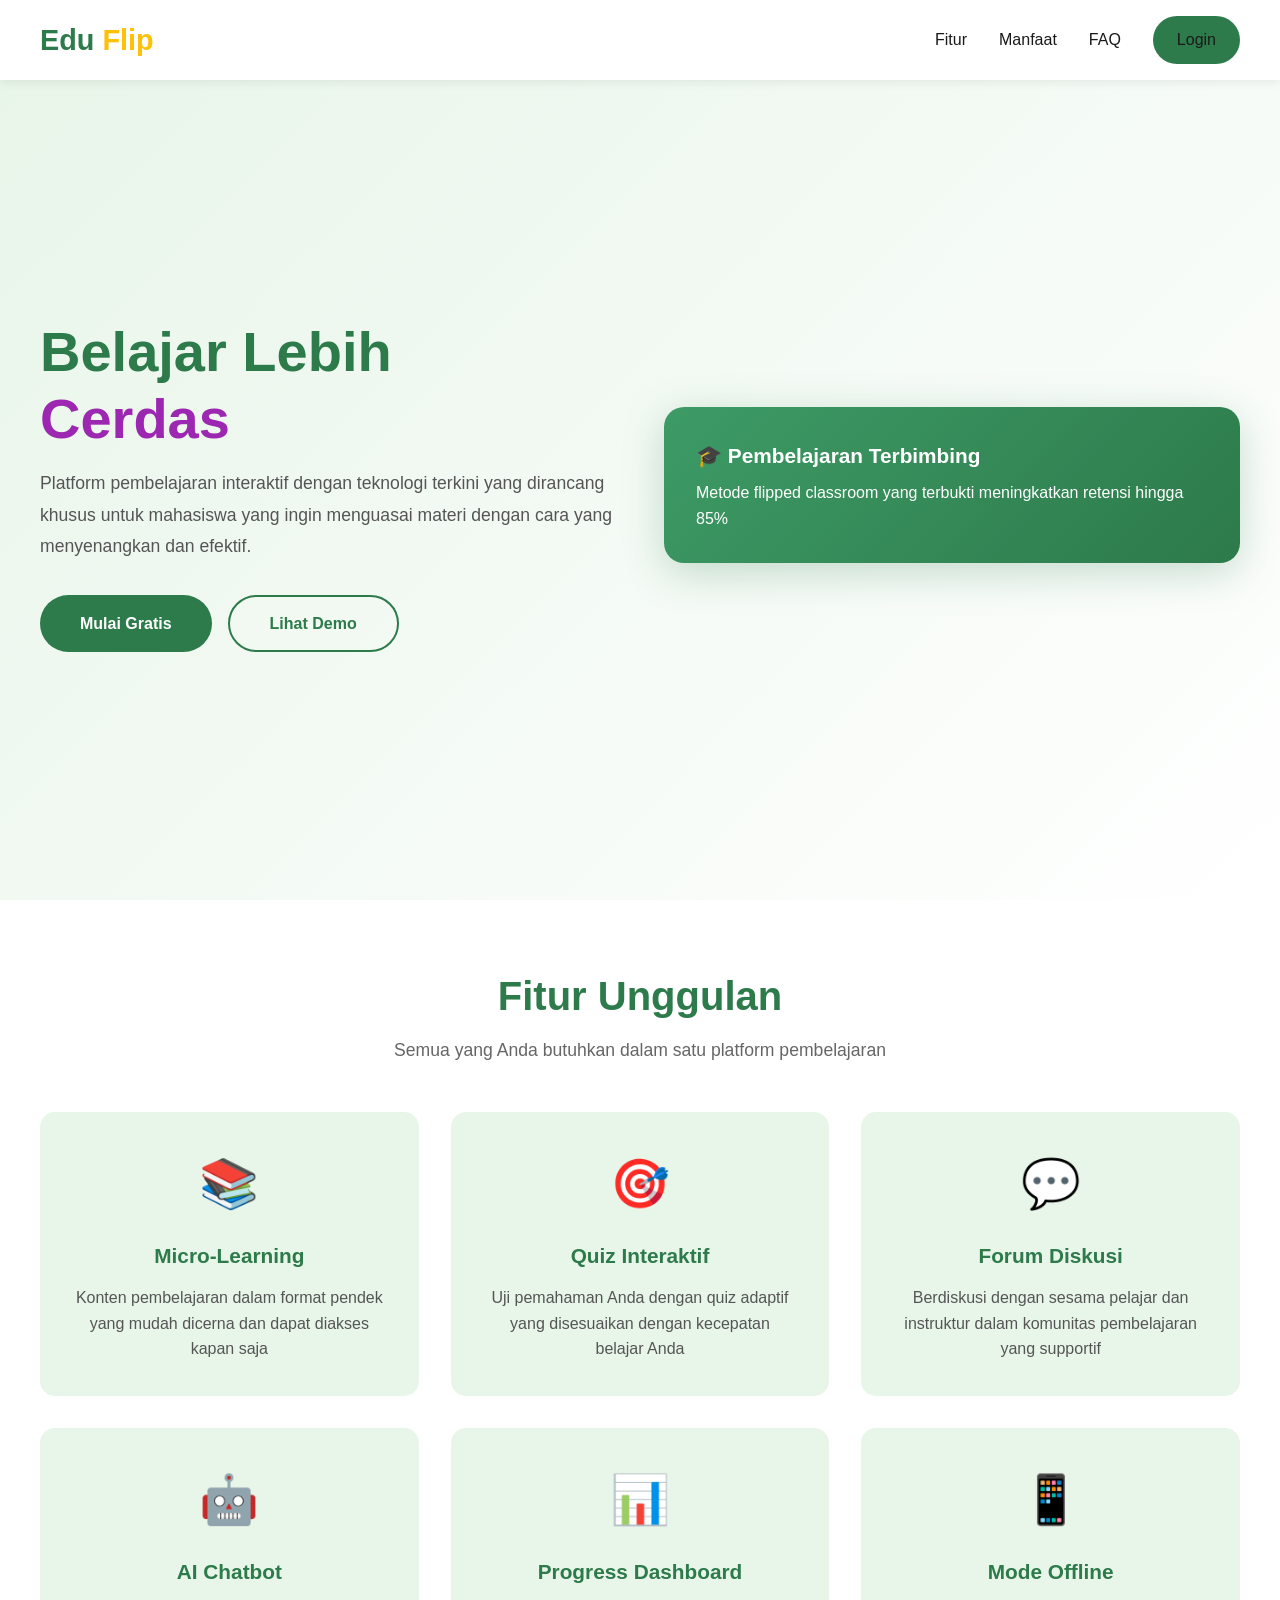
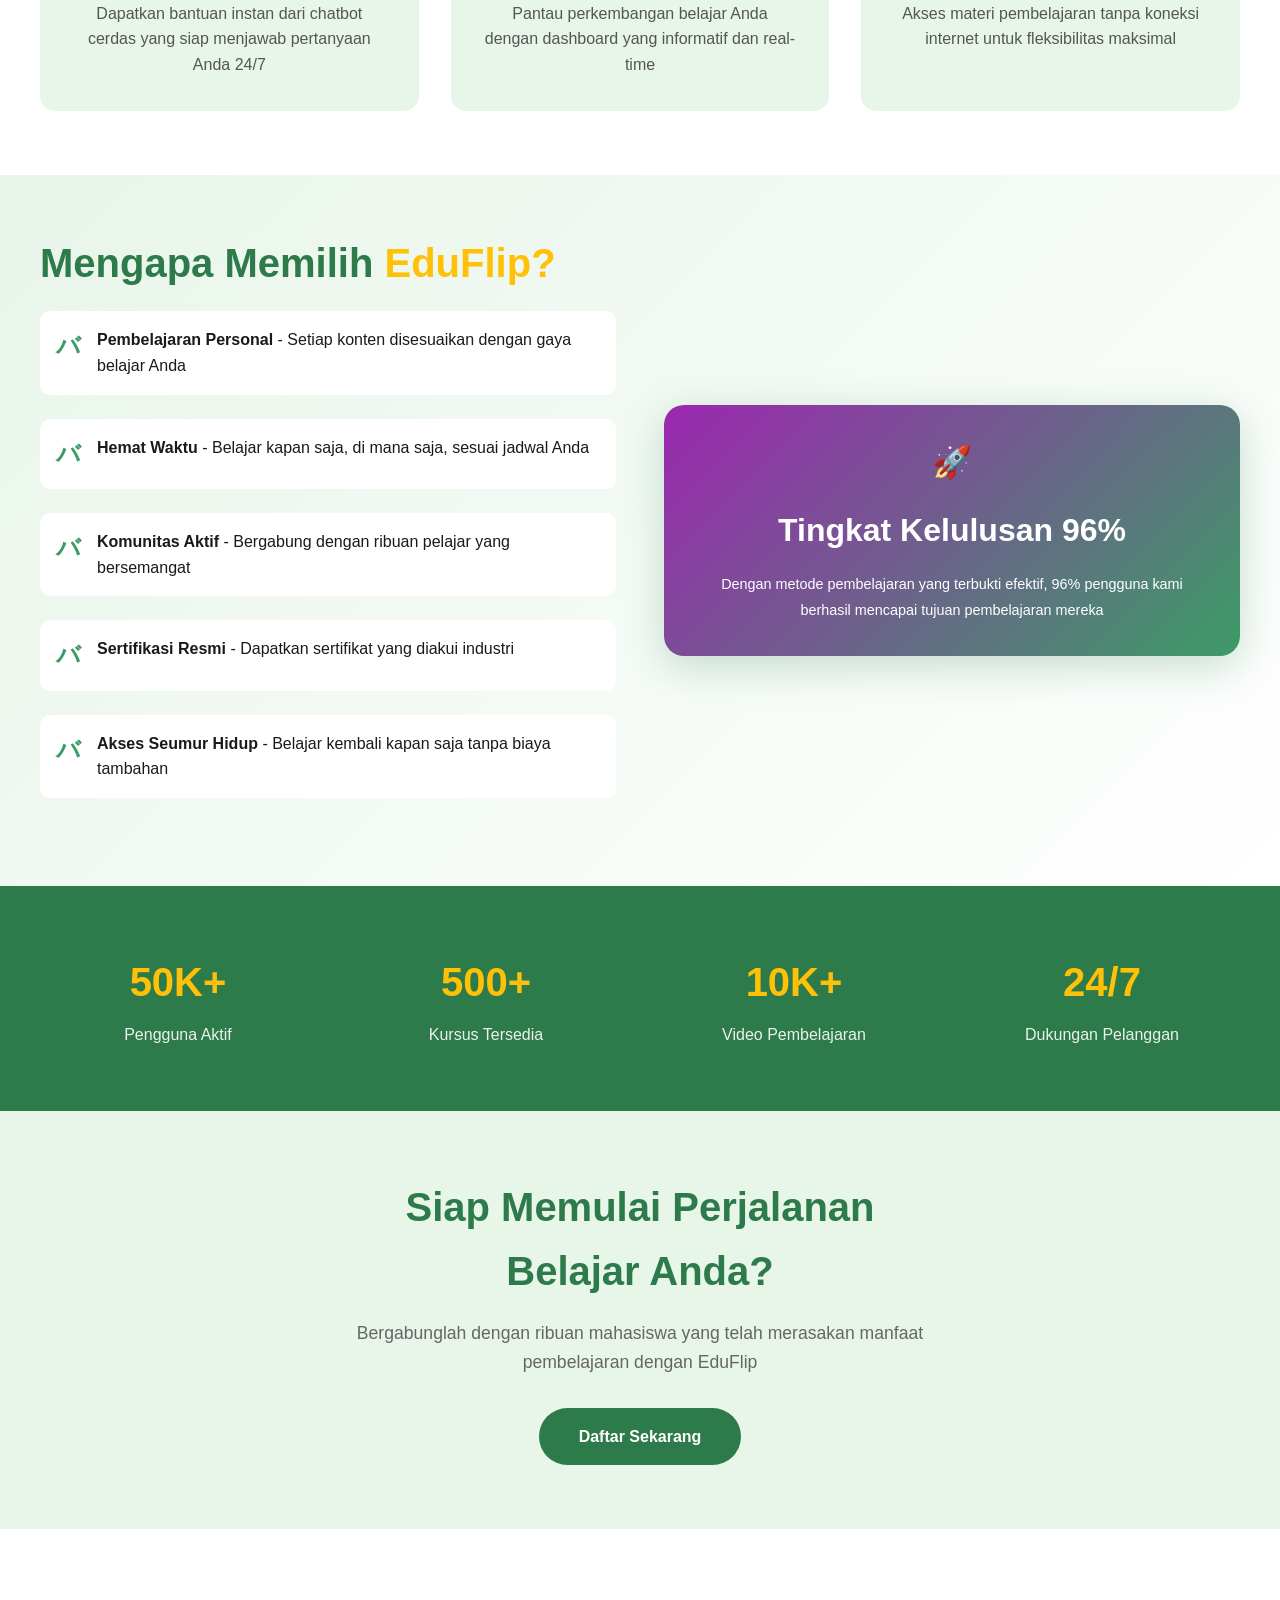
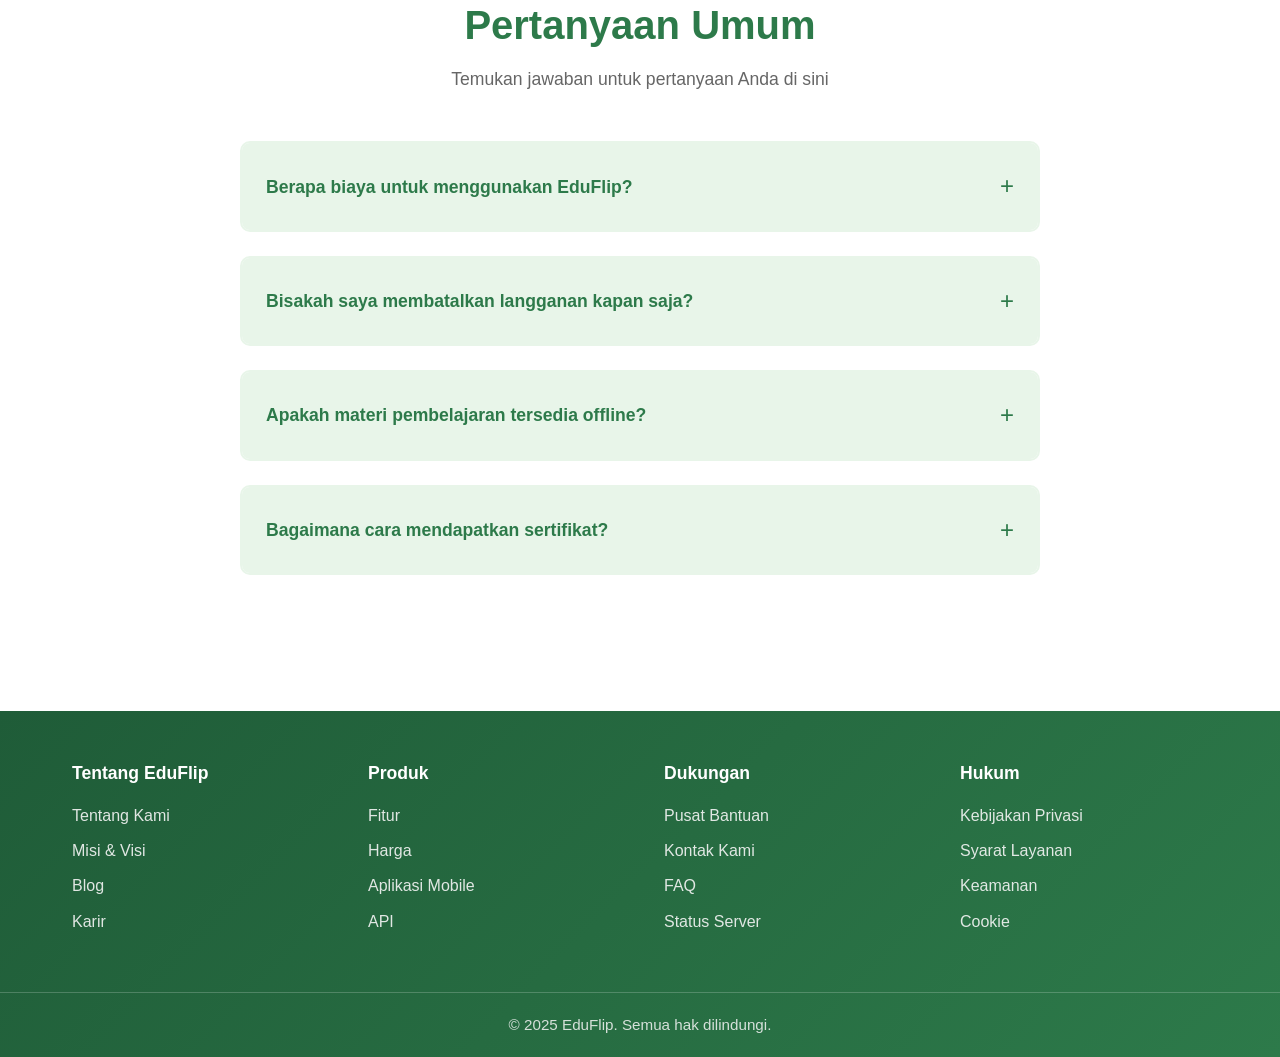
<file: index.html>
<!DOCTYPE html>
<html lang="id">
  <head>
    <meta charset="UTF-8" />
    <meta name="viewport" content="width=device-width, initial-scale=1.0" />
    <title>EduFlip - Platform Pembelajaran Interaktif</title>
    <link rel="stylesheet" href="css/styles.css" />
  </head>
  <body>
    <!-- Navigation -->
    <nav>
      <div class="nav-container">
        <div class="logo">Edu<span>Flip</span></div>
        <ul class="nav-links">
          <li><a href="#features">Fitur</a></li>
          <li><a href="#benefits">Manfaat</a></li>
          <li><a href="#faq">FAQ</a></li>
          <li><a href="login.php" class="cta-btn">Login</a></li>
        </ul>
      </div>
    </nav>

    <!-- Hero Section -->
    <section class="hero">
      <div class="hero-container">
        <div class="hero-content">
          <h1>Belajar Lebih <span>Cerdas</span></h1>
          <p>
            Platform pembelajaran interaktif dengan teknologi terkini yang
            dirancang khusus untuk mahasiswa yang ingin menguasai materi dengan
            cara yang menyenangkan dan efektif.
          </p>
          <div class="hero-buttons">
            <a href="signup.php" class="btn-primary">Mulai Gratis</a>
            <button
              class="btn-secondary"
              onclick="alert('Video demo segera hadir!')"
            >
              Lihat Demo
            </button>
          </div>
        </div>
        <div class="hero-visual">
          <div class="hero-card">
            <h3>🎓 Pembelajaran Terbimbing</h3>
            <p>
              Metode flipped classroom yang terbukti meningkatkan retensi hingga
              85%
            </p>
          </div>
        </div>
      </div>
    </section>

    <!-- Features Section -->
    <section class="features" id="features">
      <div class="features-container">
        <div class="section-header">
          <h2>Fitur Unggulan</h2>
          <p>Semua yang Anda butuhkan dalam satu platform pembelajaran</p>
        </div>
        <div class="features-grid">
          <div class="feature-card">
            <div class="feature-icon">📚</div>
            <h3>Micro-Learning</h3>
            <p>
              Konten pembelajaran dalam format pendek yang mudah dicerna dan
              dapat diakses kapan saja
            </p>
          </div>
          <div class="feature-card">
            <div class="feature-icon">🎯</div>
            <h3>Quiz Interaktif</h3>
            <p>
              Uji pemahaman Anda dengan quiz adaptif yang disesuaikan dengan
              kecepatan belajar Anda
            </p>
          </div>
          <div class="feature-card">
            <div class="feature-icon">💬</div>
            <h3>Forum Diskusi</h3>
            <p>
              Berdiskusi dengan sesama pelajar dan instruktur dalam komunitas
              pembelajaran yang supportif
            </p>
          </div>
          <div class="feature-card">
            <div class="feature-icon">🤖</div>
            <h3>AI Chatbot</h3>
            <p>
              Dapatkan bantuan instan dari chatbot cerdas yang siap menjawab
              pertanyaan Anda 24/7
            </p>
          </div>
          <div class="feature-card">
            <div class="feature-icon">📊</div>
            <h3>Progress Dashboard</h3>
            <p>
              Pantau perkembangan belajar Anda dengan dashboard yang informatif
              dan real-time
            </p>
          </div>
          <div class="feature-card">
            <div class="feature-icon">📱</div>
            <h3>Mode Offline</h3>
            <p>
              Akses materi pembelajaran tanpa koneksi internet untuk
              fleksibilitas maksimal
            </p>
          </div>
        </div>
      </div>
    </section>

    <!-- Benefits Section -->
    <section class="benefits" id="benefits">
      <div class="benefits-container">
        <div class="benefits-content">
          <h2>Mengapa Memilih <span>EduFlip?</span></h2>
          <ul class="benefit-list">
            <li class="benefit-item">
              <p>
                <strong>Pembelajaran Personal</strong> - Setiap konten
                disesuaikan dengan gaya belajar Anda
              </p>
            </li>
            <li class="benefit-item">
              <p>
                <strong>Hemat Waktu</strong> - Belajar kapan saja, di mana saja,
                sesuai jadwal Anda
              </p>
            </li>
            <li class="benefit-item">
              <p>
                <strong>Komunitas Aktif</strong> - Bergabung dengan ribuan
                pelajar yang bersemangat
              </p>
            </li>
            <li class="benefit-item">
              <p>
                <strong>Sertifikasi Resmi</strong> - Dapatkan sertifikat yang
                diakui industri
              </p>
            </li>
            <li class="benefit-item">
              <p>
                <strong>Akses Seumur Hidup</strong> - Belajar kembali kapan saja
                tanpa biaya tambahan
              </p>
            </li>
          </ul>
        </div>
        <div class="benefits-visual">
          <h3>🚀</h3>
          <h3>Tingkat Kelulusan 96%</h3>
          <p>
            Dengan metode pembelajaran yang terbukti efektif, 96% pengguna kami
            berhasil mencapai tujuan pembelajaran mereka
          </p>
        </div>
      </div>
    </section>

    <!-- Stats Section -->
    <section class="stats">
      <div class="stats-container">
        <div class="stat-item">
          <h3>50K+</h3>
          <p>Pengguna Aktif</p>
        </div>
        <div class="stat-item">
          <h3>500+</h3>
          <p>Kursus Tersedia</p>
        </div>
        <div class="stat-item">
          <h3>10K+</h3>
          <p>Video Pembelajaran</p>
        </div>
        <div class="stat-item">
          <h3>24/7</h3>
          <p>Dukungan Pelanggan</p>
        </div>
      </div>
    </section>

    <!-- CTA Section -->
    <section class="cta-section" id="cta">
      <div class="cta-content">
        <h2>Siap Memulai Perjalanan Belajar Anda?</h2>
        <p>
          Bergabunglah dengan ribuan mahasiswa yang telah merasakan manfaat
          pembelajaran dengan EduFlip
        </p>
        <a href="signup.php" class="btn-primary">Daftar Sekarang</a>
      </div>
    </section>

    <!-- FAQ Section -->
    <section class="faq" id="faq">
      <div class="faq-container">
        <div class="section-header">
          <h2>Pertanyaan Umum</h2>
          <p>Temukan jawaban untuk pertanyaan Anda di sini</p>
        </div>
        <div class="faq-items">
          <div class="faq-item">
            <div class="faq-question">
              <h3>Berapa biaya untuk menggunakan EduFlip?</h3>
              <span class="faq-toggle">+</span>
            </div>
            <div class="faq-answer">
              <p>
                EduFlip menawarkan dua paket: Gratis dengan fitur dasar, dan
                Premium dengan akses penuh ke semua fitur seharga Rp
                99.000/bulan
              </p>
            </div>
          </div>
          <div class="faq-item">
            <div class="faq-question">
              <h3>Bisakah saya membatalkan langganan kapan saja?</h3>
              <span class="faq-toggle">+</span>
            </div>
            <div class="faq-answer">
              <p>
                Ya, Anda dapat membatalkan langganan Premium kapan saja tanpa
                penalti atau biaya tambahan. Akun Anda akan kembali ke paket
                Gratis
              </p>
            </div>
          </div>
          <div class="faq-item">
            <div class="faq-question">
              <h3>Apakah materi pembelajaran tersedia offline?</h3>
              <span class="faq-toggle">+</span>
            </div>
            <div class="faq-answer">
              <p>
                Ya, pengguna Premium dapat mengunduh materi pembelajaran dan
                mengaksesnya offline melalui aplikasi mobile EduFlip
              </p>
            </div>
          </div>
          <div class="faq-item">
            <div class="faq-question">
              <h3>Bagaimana cara mendapatkan sertifikat?</h3>
              <span class="faq-toggle">+</span>
            </div>
            <div class="faq-answer">
              <p>
                Setelah menyelesaikan kursus dan lulus ujian akhir dengan skor
                minimal 70%, sertifikat akan otomatis dikirimkan ke email Anda
              </p>
            </div>
          </div>
        </div>
      </div>
    </section>

    <!-- Footer -->
    <footer>
      <div class="footer-container">
        <div class="footer-col">
          <h4>Tentang EduFlip</h4>
          <a href="#">Tentang Kami</a>
          <a href="#">Misi & Visi</a>
          <a href="#">Blog</a>
          <a href="#">Karir</a>
        </div>
        <div class="footer-col">
          <h4>Produk</h4>
          <a href="#">Fitur</a>
          <a href="#">Harga</a>
          <a href="#">Aplikasi Mobile</a>
          <a href="#">API</a>
        </div>
        <div class="footer-col">
          <h4>Dukungan</h4>
          <a href="#">Pusat Bantuan</a>
          <a href="#">Kontak Kami</a>
          <a href="#">FAQ</a>
          <a href="#">Status Server</a>
        </div>
        <div class="footer-col">
          <h4>Hukum</h4>
          <a href="#">Kebijakan Privasi</a>
          <a href="#">Syarat Layanan</a>
          <a href="#">Keamanan</a>
          <a href="#">Cookie</a>
        </div>
      </div>
      <div class="footer-bottom">
        <p>&copy; 2025 EduFlip. Semua hak dilindungi.</p>
      </div>
    </footer>

    <script src="javascript/script.js"></script>
  </body>
</html>
</file>
<file: css/styles.css>
/* Master stylesheet imports */
@import "./base.css";
@import "./components.css";
@import "./home.css";
@import "./auth.css";
@import "./dashboard.css";
@import "./responsive.css";
</file>
